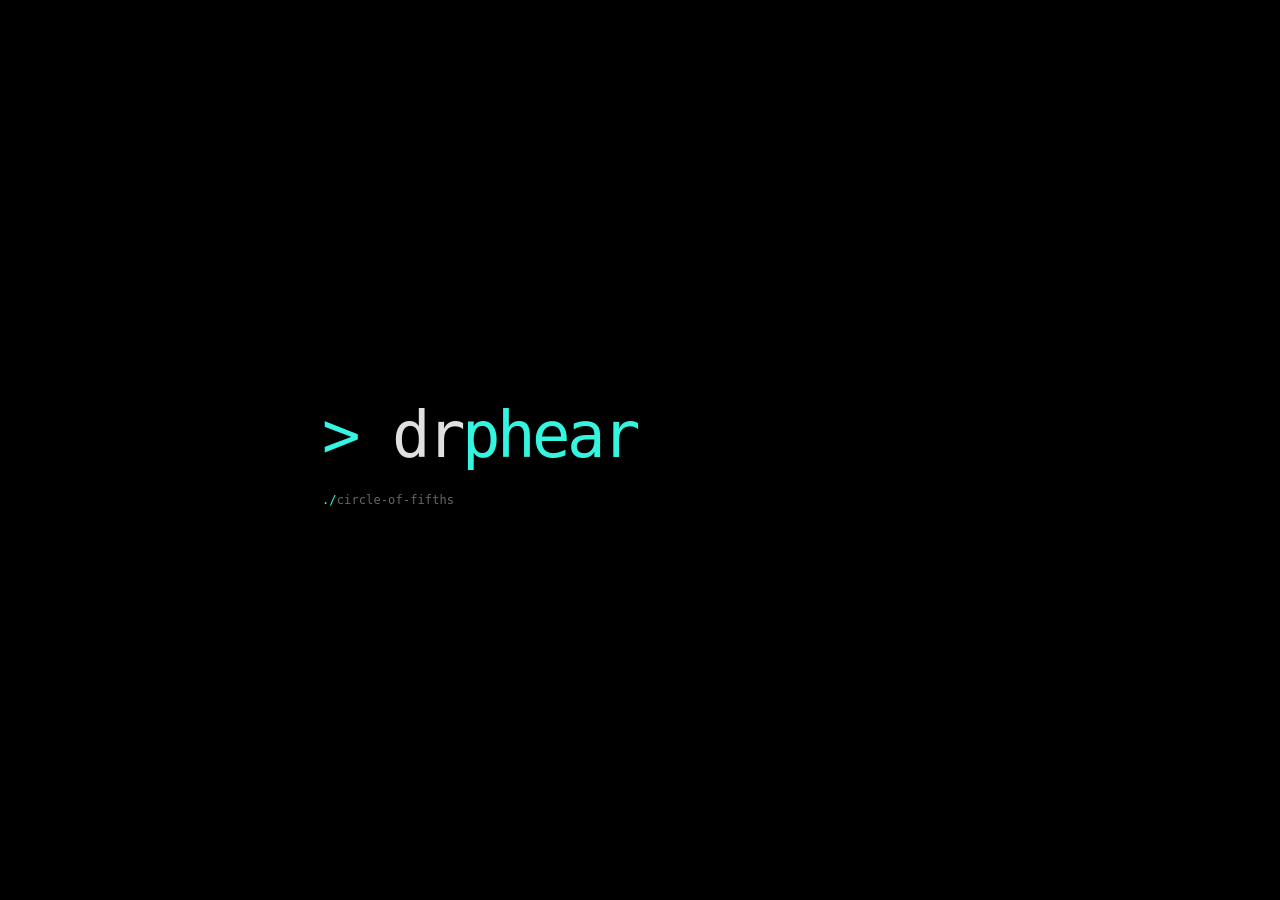
<file: index.html>
<!doctype html>
<html lang="en">
  <head>
    <meta charset="UTF-8" />
    <meta name="viewport" content="width=device-width, initial-scale=1.0" />
    <meta name="description" content="Projects by drphear." />
    <title>drphear</title>
    <link rel="icon" href="favicon.svg" type="image/svg+xml" />
    <link rel="stylesheet" href="landing.css?v=20260923-2" />
  </head>
  <body>
    <main>
      <h1>dr<span>phear</span></h1>

      <nav aria-label="Projects">
        <a href="circle-of-fifths.html">circle-of-fifths</a>
      </nav>
    </main>
  </body>
</html>
</file>
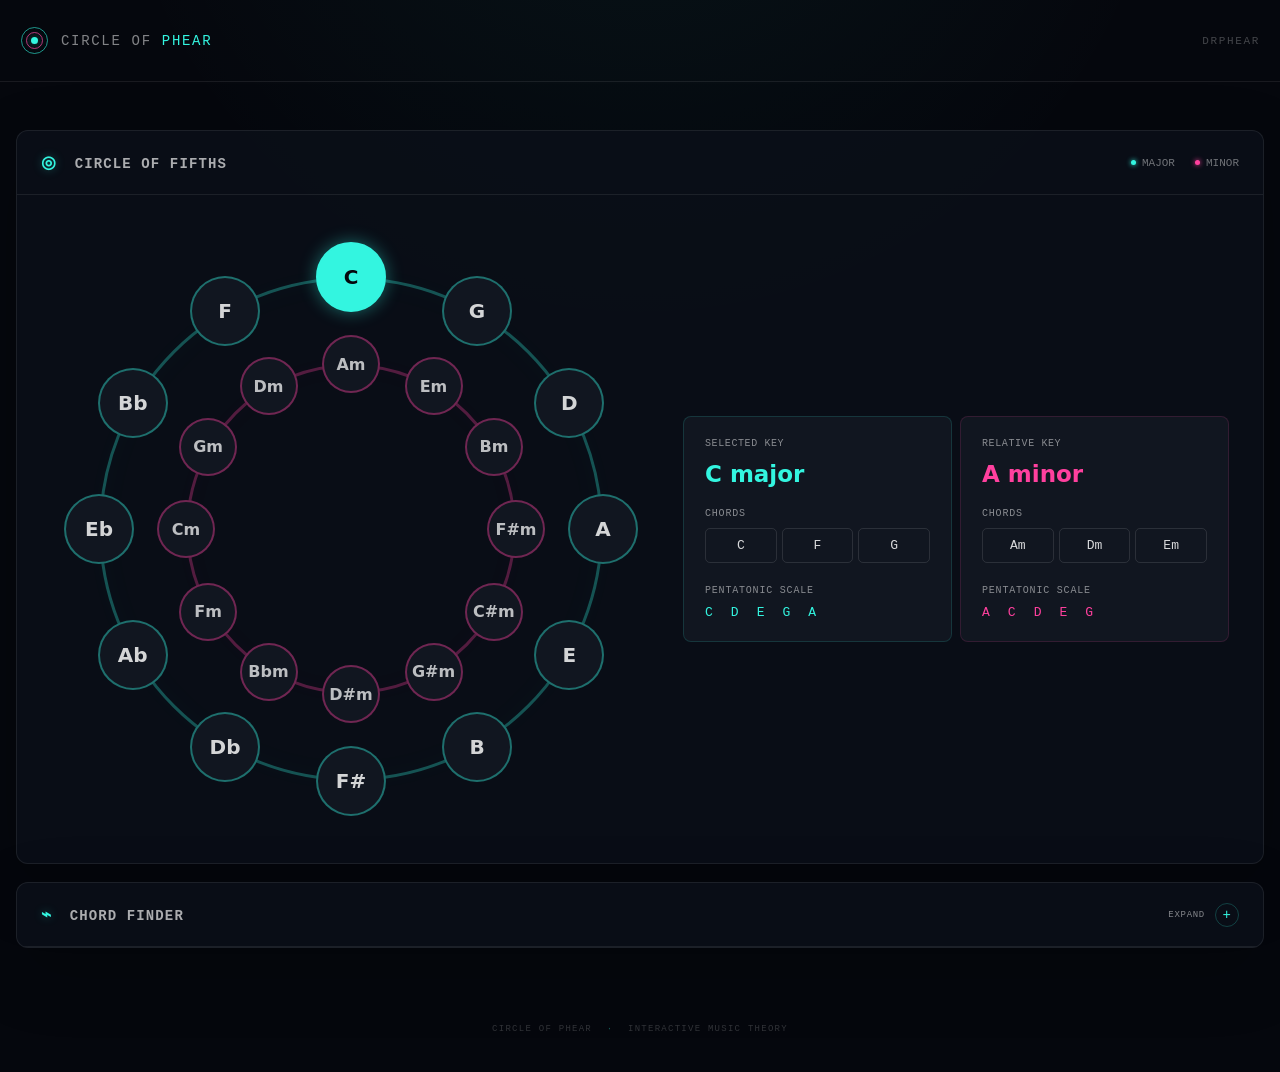
<file: circle-of-fifths.html>
<!doctype html>
<html lang="en">
  <head>
    <meta charset="UTF-8" />
    <meta name="viewport" content="width=device-width, initial-scale=1.0" />
    <meta name="description" content="An interactive circle of fifths with chords, relative keys, and pentatonic scales." />
    <title>Circle of Phear</title>
    <link rel="icon" href="favicon.svg" type="image/svg+xml" />
    <link rel="stylesheet" href="styles.css?v=20260923-7" />
  </head>
  <body>
    <header class="site-header" id="top">
      <a class="brand" href="index.html" aria-label="Back to drphear home">
        <span class="brand-mark" aria-hidden="true"><i></i><i></i><i></i></span>
        <span>CIRCLE OF <strong>PHEAR</strong></span>
      </a>
      <a class="header-note" href="index.html">DRPHEAR</a>
    </header>

    <main>
      <section class="panel" id="explore" aria-labelledby="circle-title">
        <div class="panel-header">
          <h1 id="circle-title"><span class="panel-icon" aria-hidden="true">◎</span> CIRCLE OF FIFTHS</h1>
          <div class="legend" aria-label="Circle legend">
            <span><i class="major-dot"></i> Major</span>
            <span><i class="minor-dot"></i> Minor</span>
          </div>
        </div>

        <div class="circle-layout">
          <div class="circle-stage">
            <div class="orbit orbit-outer"></div>
            <div class="orbit orbit-inner"></div>
            <div class="circle-keys" id="circle-keys" role="group" aria-label="Circle of fifths key selector"></div>
          </div>

          <div class="key-dashboard" aria-label="Key details">
            <div class="harmony-grid">
              <article class="harmony-card primary-card">
                <div class="card-topline"><span>Selected key</span></div>
                <h3 id="primary-name">C major</h3>
                <span class="card-label">Chords</span>
                <div class="large-chords" id="primary-chords"></div>
                <span class="card-label pentatonic-label">Pentatonic scale</span>
                <div class="note-row" id="primary-pentatonic-notes"></div>
              </article>

              <article class="harmony-card relative-card">
                <div class="card-topline"><span>Relative key</span></div>
                <h3 id="relative-name">A minor</h3>
                <span class="card-label">Chords</span>
                <div class="large-chords" id="relative-chords"></div>
                <span class="card-label pentatonic-label">Pentatonic scale</span>
                <div class="note-row" id="relative-pentatonic-notes"></div>
              </article>
            </div>
          </div>
        </div>

      </section>

      <details class="panel finder" id="chord-finder">
        <summary class="panel-header">
          <h2 id="finder-title"><span class="panel-icon" aria-hidden="true">⌁</span> CHORD FINDER</h2>
          <span class="panel-toggle" aria-hidden="true"></span>
        </summary>

        <div class="finder-tool">
          <div class="finder-input-header">
            <label for="chord-input">Enter chords</label>
            <div class="example-list" aria-label="Example progressions">
              <button class="example-button" type="button" data-chords="Am,F,C,G">Am · F · C · G</button>
              <button class="example-button" type="button" data-chords="D,G,A,Bm">D · G · A · Bm</button>
            </div>
          </div>
          <div class="chord-entry" id="chord-entry">
            <div class="chord-chips" id="chord-chips"></div>
            <input id="chord-input" type="text" placeholder="Am, F, C, G..." autocomplete="off" spellcheck="false" aria-describedby="input-help" />
            <button id="analyze-button" type="button">Find key</button>
          </div>
          <p class="input-help" id="input-help">Comma or space separated</p>
          <p class="input-error" id="input-error" role="alert"></p>

          <div class="finder-results" id="finder-results" hidden>
            <div class="best-match">
              <div>
                <span class="card-label">Best match</span>
                <h3 id="match-name">C major</h3>
                <p id="match-detail"></p>
              </div>
              <div class="match-score" aria-label="Match score"><strong id="match-score">100</strong><span>% FIT</span></div>
            </div>
            <div class="suggestion-block">
              <span class="card-label">Try next</span>
              <div class="suggested-chords" id="suggested-chords"></div>
            </div>
            <div class="alternatives">
              <span class="card-label">Also works in</span>
              <div id="alternative-keys"></div>
            </div>
          </div>
        </div>
      </details>
    </main>

    <footer>CIRCLE OF PHEAR <span>·</span> INTERACTIVE MUSIC THEORY</footer>
    <script src="app.js?v=20260923-7"></script>
  </body>
</html>
</file>
<file: landing.css>
:root {
  --background: #05070d;
  --surface: #080c13;
  --cyan: #33f5e0;
  --text: rgba(255, 255, 255, 0.88);
  --muted: rgba(255, 255, 255, 0.4);
  --line: rgba(255, 255, 255, 0.1);
  --mono: ui-monospace, "SFMono-Regular", Menlo, Monaco, Consolas, monospace;
}

* { box-sizing: border-box; }

body {
  min-width: 320px;
  min-height: 100vh;
  margin: 0;
  padding: 24px;
  display: grid;
  place-items: center;
  color: var(--text);
  background: #000;
  font-family: var(--mono);
  -webkit-font-smoothing: antialiased;
}

main {
  position: relative;
  width: min(720px, 100%);
  min-height: 460px;
  padding: 42px;
}

h1 {
  margin: 141px 0 22px;
  font-size: clamp(42px, 8vw, 64px);
  font-weight: 400;
  line-height: 1;
  letter-spacing: -0.055em;
}

h1::before {
  content: "> ";
  color: var(--cyan);
}

h1 span { color: var(--cyan); }

nav a {
  display: inline-block;
  color: var(--muted);
  font-size: 12px;
  letter-spacing: 0.01em;
  text-decoration: none;
  transition: color 150ms ease, transform 150ms ease;
}

nav a::before {
  content: "./";
  color: var(--cyan);
}

nav a:hover,
nav a:focus-visible {
  color: var(--text);
  outline: none;
  transform: translateX(4px);
}

nav a:focus-visible {
  text-decoration: underline;
  text-decoration-color: var(--cyan);
  text-underline-offset: 5px;
}

@media (max-width: 560px) {
  body { padding: 12px; }
  main { min-height: 400px; padding: 28px; }
  h1 { margin-top: 108px; }
}

@media (prefers-reduced-motion: reduce) {
  nav a { transition: none; }
}
</file>
<file: styles.css>
:root {
  --background: #05070d;
  --surface: #0b0f18;
  --raised: #111620;
  --raised-2: #151c28;
  --cyan: #33f5e0;
  --magenta: #ff409e;
  --amber: #ffb837;
  --text: rgba(255, 255, 255, 0.88);
  --muted: rgba(255, 255, 255, 0.5);
  --faint: rgba(255, 255, 255, 0.08);
  --line: rgba(51, 245, 224, 0.16);
  --mono: ui-monospace, "SFMono-Regular", Menlo, Monaco, Consolas, monospace;
  --rounded: ui-rounded, "SF Pro Rounded", "Arial Rounded MT Bold", system-ui, sans-serif;
}

* { box-sizing: border-box; }
html { scroll-behavior: smooth; }

body {
  min-width: 320px;
  margin: 0;
  color: var(--text);
  background:
    radial-gradient(circle at 50% -20%, rgba(51, 245, 224, 0.055), transparent 38%),
    var(--background);
  font-family: var(--rounded);
  -webkit-font-smoothing: antialiased;
}

button, input { font: inherit; }
button { color: inherit; }

.site-header {
  max-width: 1300px;
  height: 82px;
  margin: 0 auto;
  padding: 0 20px;
  display: flex;
  align-items: center;
  justify-content: space-between;
  border-bottom: 1px solid var(--faint);
}

.brand { display: inline-flex; align-items: center; gap: 12px; color: var(--muted); text-decoration: none; font-family: var(--mono); font-size: 14px; letter-spacing: 0.12em; }
.brand strong { color: var(--cyan); font-weight: 500; }
.brand-mark { position: relative; display: inline-block; width: 29px; height: 29px; }
.brand-mark i { position: absolute; border: 1px solid rgba(51, 245, 224, 0.6); border-radius: 50%; }
.brand-mark i:nth-child(1) { inset: 1px; }
.brand-mark i:nth-child(2) { inset: 6px; border-color: rgba(255, 64, 158, 0.72); }
.brand-mark i:nth-child(3) { inset: 11px; border: 0; background: var(--cyan); box-shadow: 0 0 8px rgba(51, 245, 224, 0.5); }
.header-note { color: rgba(255,255,255,.25); font-family: var(--mono); font-size: 11px; letter-spacing: .15em; text-decoration: none; }
.header-note:hover { color: var(--cyan); }

main { width: min(1260px, calc(100% - 32px)); margin: 48px auto 76px; }
.panel { overflow: hidden; margin-bottom: 18px; border: 1px solid var(--faint); border-radius: 12px; background: rgba(11, 15, 24, 0.88); box-shadow: 0 22px 70px rgba(0, 0, 0, 0.2); }
.panel-header { min-height: 64px; padding: 0 24px; display: flex; align-items: center; justify-content: space-between; border-bottom: 1px solid var(--faint); }
.panel-header h1, .panel-header h2 { margin: 0; color: rgba(255,255,255,.66); font-family: var(--mono); font-size: 14px; font-weight: 600; letter-spacing: .08em; }
.panel-icon { margin-right: 8px; color: var(--cyan); font-size: 17px; text-shadow: 0 0 10px rgba(51,245,224,.35); }

.legend { display: flex; gap: 20px; color: rgba(255,255,255,.42); font-family: var(--mono); font-size: 11px; text-transform: uppercase; }
.legend span { display: flex; align-items: center; gap: 6px; }
.legend i { width: 5px; height: 5px; border-radius: 50%; }
.major-dot { background: var(--cyan); box-shadow: 0 0 5px var(--cyan); }
.minor-dot { background: var(--magenta); box-shadow: 0 0 5px var(--magenta); }

.circle-layout { display: grid; grid-template-columns: 600px 1fr; gap: 32px; padding: 34px; align-items: center; }
.circle-stage { position: relative; width: 100%; aspect-ratio: 1; isolation: isolate; }
.orbit { position: absolute; border-radius: 50%; pointer-events: none; }
.orbit-outer { inset: 8%; border: 3px solid rgba(51,245,224,.3); box-shadow: inset 0 0 35px rgba(51,245,224,.025), 0 0 18px rgba(51,245,224,.025); }
.orbit-inner { inset: 22.5%; border: 3px solid rgba(255,64,158,.3); box-shadow: inset 0 0 28px rgba(255,64,158,.02), 0 0 16px rgba(255,64,158,.025); }

.key-button { position: absolute; transform: translate(-50%, -50%); display: grid; place-items: center; padding: 0; border-radius: 50%; background: var(--raised); cursor: pointer; z-index: 2; transition: transform 140ms ease, background 140ms ease, color 140ms ease, box-shadow 140ms ease; }
.key-button:hover { transform: translate(-50%, -50%) scale(1.08); }
.key-button:focus-visible { outline: 2px solid #fff; outline-offset: 2px; }
.key-button.major { width: 70px; height: 70px; border: 2px solid rgba(51,245,224,.4); color: rgba(255,255,255,.82); font-size: 20px; font-weight: 600; }
.key-button.minor { width: 58px; height: 58px; border: 2px solid rgba(255,64,158,.4); color: rgba(255,255,255,.72); font-size: 16px; font-weight: 600; }
.key-button.major.selected { color: var(--background); background: var(--cyan); border-color: var(--cyan); box-shadow: 0 0 17px rgba(51,245,224,.4); }
.key-button.minor.selected { color: var(--background); background: var(--magenta); border-color: var(--magenta); box-shadow: 0 0 17px rgba(255,64,158,.4); }

.key-dashboard { min-width: 0; }
.harmony-grid { display: grid; grid-template-columns: 1fr 1fr; gap: 8px; }
.harmony-card, .scale-card { min-width: 0; padding: 21px; border: 1px solid var(--faint); border-radius: 8px; background: var(--raised); }
.primary-card { border-color: rgba(51,245,224,.14); }
.relative-card { border-color: rgba(255,64,158,.14); }
.card-topline { display: flex; align-items: center; justify-content: space-between; color: var(--muted); font-family: var(--mono); font-size: 10px; letter-spacing: .06em; text-transform: uppercase; }
.harmony-card h3, .scale-card h3 { margin: 12px 0 14px; color: rgba(255,255,255,.88); font-size: 23px; font-weight: 600; }
.primary-card h3 { color: var(--cyan); }
.relative-card h3 { color: var(--magenta); }
.large-chords { display: grid; grid-template-columns: repeat(3, minmax(0, 1fr)); gap: 5px; margin-top: 8px; }
.large-chords span { min-width: 0; padding: 9px 5px; border: 1px solid rgba(255,255,255,.11); border-radius: 5px; color: rgba(255,255,255,.84); text-align: center; white-space: nowrap; font-family: var(--mono); font-size: 13px; }
.card-label { color: var(--muted); font-family: var(--mono); font-size: 10px; letter-spacing: .08em; text-transform: uppercase; }
.scale-card h3 { margin-bottom: 12px; font-size: 17px; }
.pentatonic-label { display: block; margin-top: 22px; }
.note-row { display: flex; flex-wrap: wrap; gap: 4px; }
.note-row { margin-top: 9px; gap: 18px; }
.note-row span { color: rgba(255,255,255,.76); font-family: var(--mono); font-size: 13px; }
.primary-card .note-row span { color: var(--cyan); }
.relative-card .note-row span { color: var(--magenta); }

.finder .panel-header { flex-wrap: wrap; gap: 10px; }
.finder > summary { cursor: pointer; list-style: none; user-select: none; }
.finder > summary::-webkit-details-marker { display: none; }
.finder > summary:focus-visible { outline: 2px solid var(--cyan); outline-offset: -2px; }
.panel-toggle { display: inline-flex; align-items: center; gap: 10px; color: var(--muted); font-family: var(--mono); font-size: 9px; letter-spacing: .08em; text-transform: uppercase; }
.panel-toggle::before { content: "Expand"; }
.panel-toggle::after { content: "+"; width: 22px; height: 22px; display: grid; place-items: center; border: 1px solid rgba(51,245,224,.22); border-radius: 50%; color: var(--cyan); font-size: 14px; }
.finder[open] .panel-toggle::before { content: "Collapse"; }
.finder[open] .panel-toggle::after { content: "−"; }
.example-list { display: flex; gap: 6px; }
.example-button { padding: 6px 9px; border: 1px solid var(--faint); border-radius: 4px; background: transparent; color: var(--muted); font-family: var(--mono); font-size: 9px; cursor: pointer; }
.example-button:hover { color: var(--cyan); border-color: rgba(51,245,224,.3); }
.finder-tool { padding: 28px; }
.finder-input-header { margin-bottom: 10px; display: flex; align-items: center; justify-content: space-between; gap: 16px; }
.finder-input-header > label { color: var(--muted); font-family: var(--mono); font-size: 11px; letter-spacing: .08em; text-transform: uppercase; }
.chord-entry { min-height: 62px; display: flex; align-items: center; gap: 8px; padding: 8px; border: 1px solid rgba(255,255,255,.14); border-radius: 7px; background: var(--raised); }
.chord-entry:focus-within { border-color: rgba(51,245,224,.45); box-shadow: 0 0 0 2px rgba(51,245,224,.05); }
.chord-chips { display: contents; }
.chord-chip { display: flex; align-items: center; gap: 7px; padding: 9px 10px; border: 1px solid rgba(51,245,224,.13); border-radius: 4px; background: rgba(51,245,224,.08); color: var(--cyan); font-family: var(--mono); font-size: 11px; cursor: pointer; }
.chord-chip::after { content: "×"; color: var(--muted); }
#chord-input { min-width: 120px; flex: 1; border: 0; outline: 0; background: transparent; color: var(--text); font-family: var(--mono); font-size: 13px; }
#chord-input::placeholder { color: rgba(255,255,255,.22); }
#analyze-button { align-self: stretch; padding: 0 20px; border: 1px solid rgba(51,245,224,.35); border-radius: 5px; background: rgba(51,245,224,.08); color: var(--cyan); font-family: var(--mono); font-size: 10px; font-weight: 600; letter-spacing: .06em; text-transform: uppercase; cursor: pointer; white-space: nowrap; }
#analyze-button:hover { color: var(--background); background: var(--cyan); }
.input-help, .input-error { margin: 8px 0 0; min-height: 13px; font-family: var(--mono); font-size: 9px; }
.input-help { color: rgba(255,255,255,.27); }
.input-error { color: var(--magenta); }

.finder-results { margin-top: 16px; padding-top: 16px; display: grid; grid-template-columns: 1fr 1.2fr .9fr; gap: 16px; border-top: 1px solid var(--faint); }
.finder-results[hidden] { display: none; }
.best-match { display: flex; align-items: center; justify-content: space-between; gap: 12px; }
.best-match h3 { margin: 6px 0 4px; color: var(--cyan); font-size: 24px; }
.best-match p { margin: 0; color: var(--muted); font-family: var(--mono); font-size: 9px; line-height: 1.45; }
.match-score { flex: 0 0 62px; width: 62px; height: 62px; display: flex; flex-direction: column; align-items: center; justify-content: center; border: 1px solid rgba(51,245,224,.45); border-radius: 50%; color: var(--cyan); }
.match-score strong { font-size: 21px; line-height: 1; }
.match-score span { margin-top: 3px; font-family: var(--mono); font-size: 7px; }
.suggestion-block, .alternatives { padding-left: 16px; border-left: 1px solid var(--faint); }
.suggested-chords, #alternative-keys { display: flex; flex-wrap: wrap; gap: 5px; margin-top: 8px; }
.suggested-chords button, .alternative-key { padding: 8px 11px; border: 1px solid var(--faint); border-radius: 4px; background: var(--raised-2); font-family: var(--mono); font-size: 10px; cursor: pointer; }
.suggested-chords button { color: var(--cyan); }
.suggested-chords button:hover, .alternative-key:hover { border-color: rgba(51,245,224,.3); }
.alternative-key { color: var(--muted); }

footer { max-width: 1260px; margin: 0 auto; padding: 0 0 38px; color: rgba(255,255,255,.18); text-align: center; font-family: var(--mono); font-size: 9px; letter-spacing: .14em; }
footer span { margin: 0 8px; color: rgba(51,245,224,.35); }

@media (max-width: 1050px) {
  .circle-layout { grid-template-columns: minmax(0, 600px); justify-content: center; }
  .key-dashboard { width: 100%; }
  .finder-results { grid-template-columns: 1fr 1fr; }
  .alternatives { grid-column: 1 / -1; padding: 13px 0 0; border-left: 0; border-top: 1px solid var(--faint); }
}

@media (max-width: 520px) {
  .site-header { height: 58px; }
  .header-note { display: none; }
  main { width: min(100% - 20px, 920px); margin-top: 18px; }
  .panel-header { padding: 0 12px; }
  .circle-layout { padding: 10px 4px 16px; gap: 12px; }
  .key-dashboard { padding: 0 8px; }
  .key-button.major { width: 46px; height: 46px; font-size: 13px; }
  .key-button.minor { width: 38px; height: 38px; font-size: 10px; }
  .harmony-card, .scale-card { padding: 13px; }
  .harmony-card h3 { font-size: 16px; }
  .finder .panel-header { min-height: 60px; padding-top: 10px; padding-bottom: 10px; }
  .finder-tool { padding: 12px; }
  .finder-input-header { align-items: flex-start; flex-direction: column; }
  .chord-entry { flex-wrap: wrap; }
  #chord-input { height: 34px; }
  #analyze-button { height: 35px; }
  .finder-results { grid-template-columns: 1fr; }
  .suggestion-block, .alternatives { grid-column: auto; padding: 13px 0 0; border-left: 0; border-top: 1px solid var(--faint); }
}

@media (prefers-reduced-motion: reduce) {
  html { scroll-behavior: auto; }
  *, *::before, *::after { transition-duration: .01ms !important; }
}
</file>
